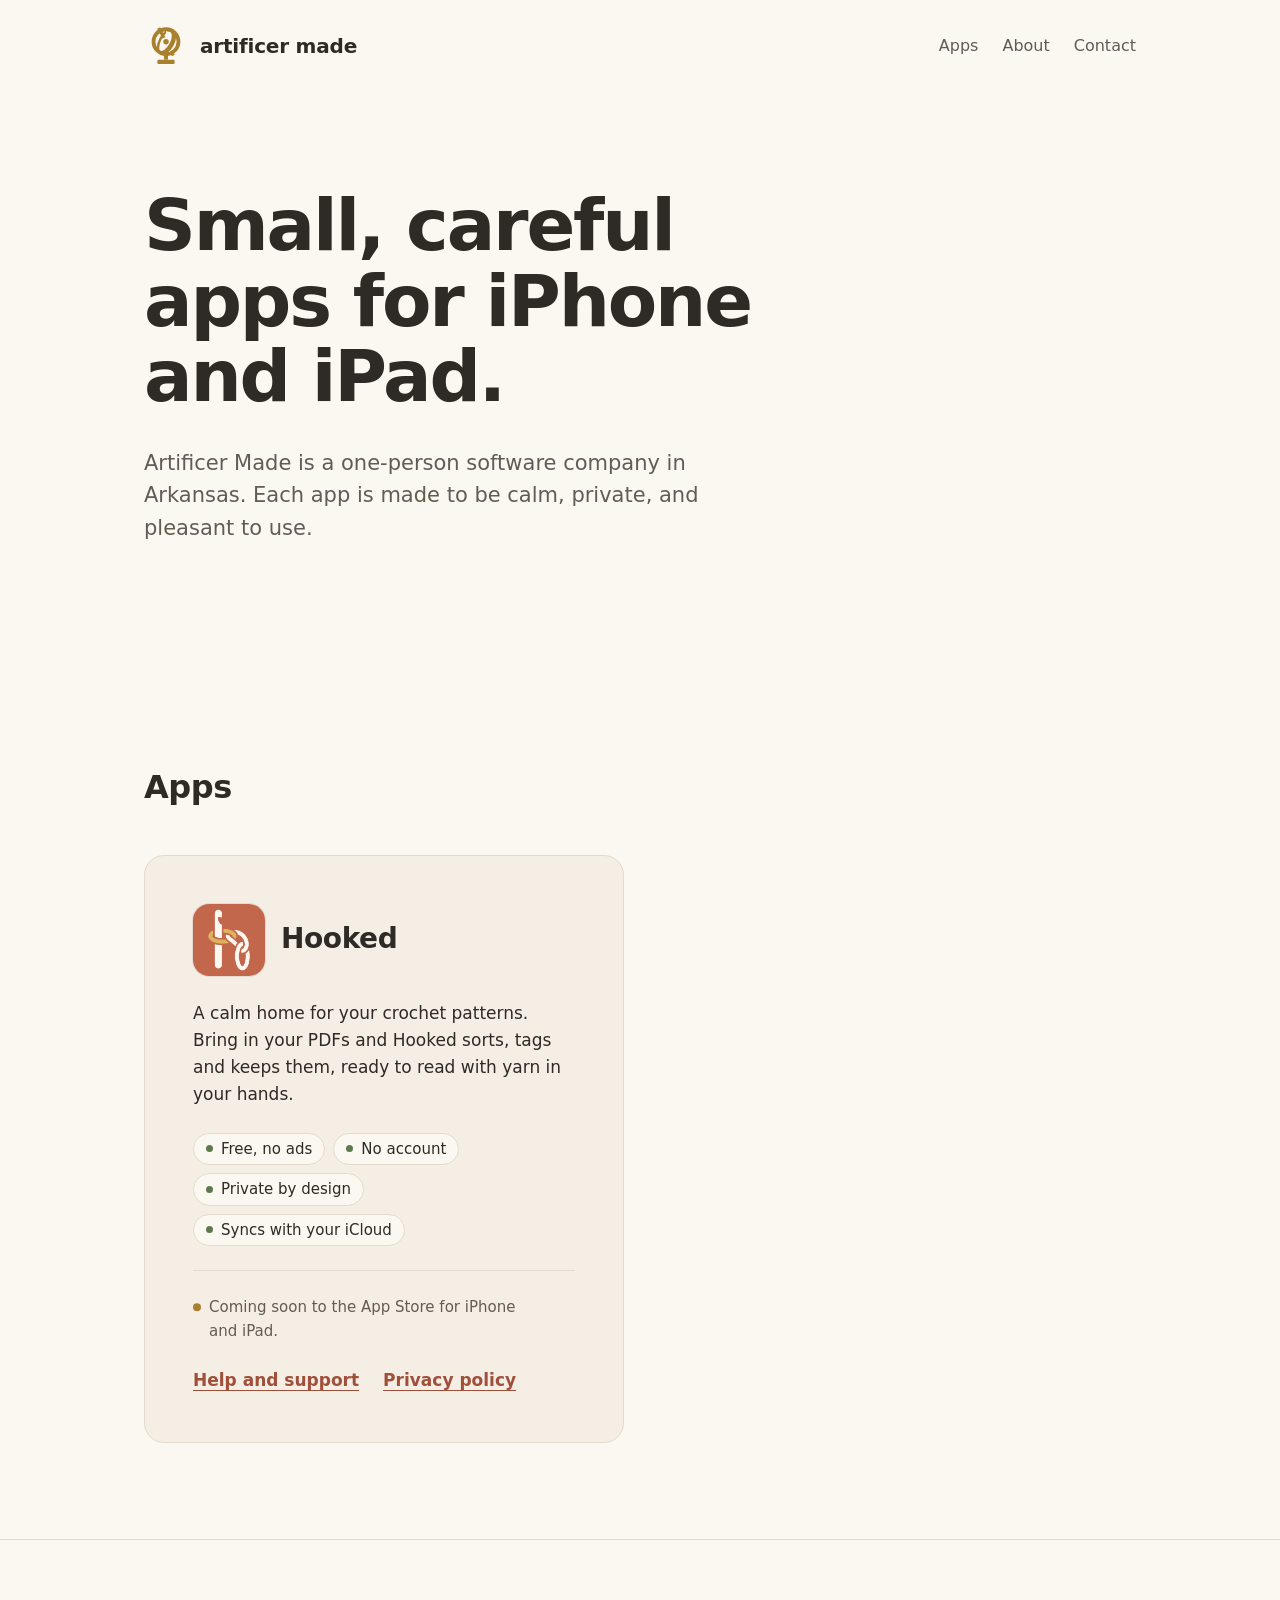
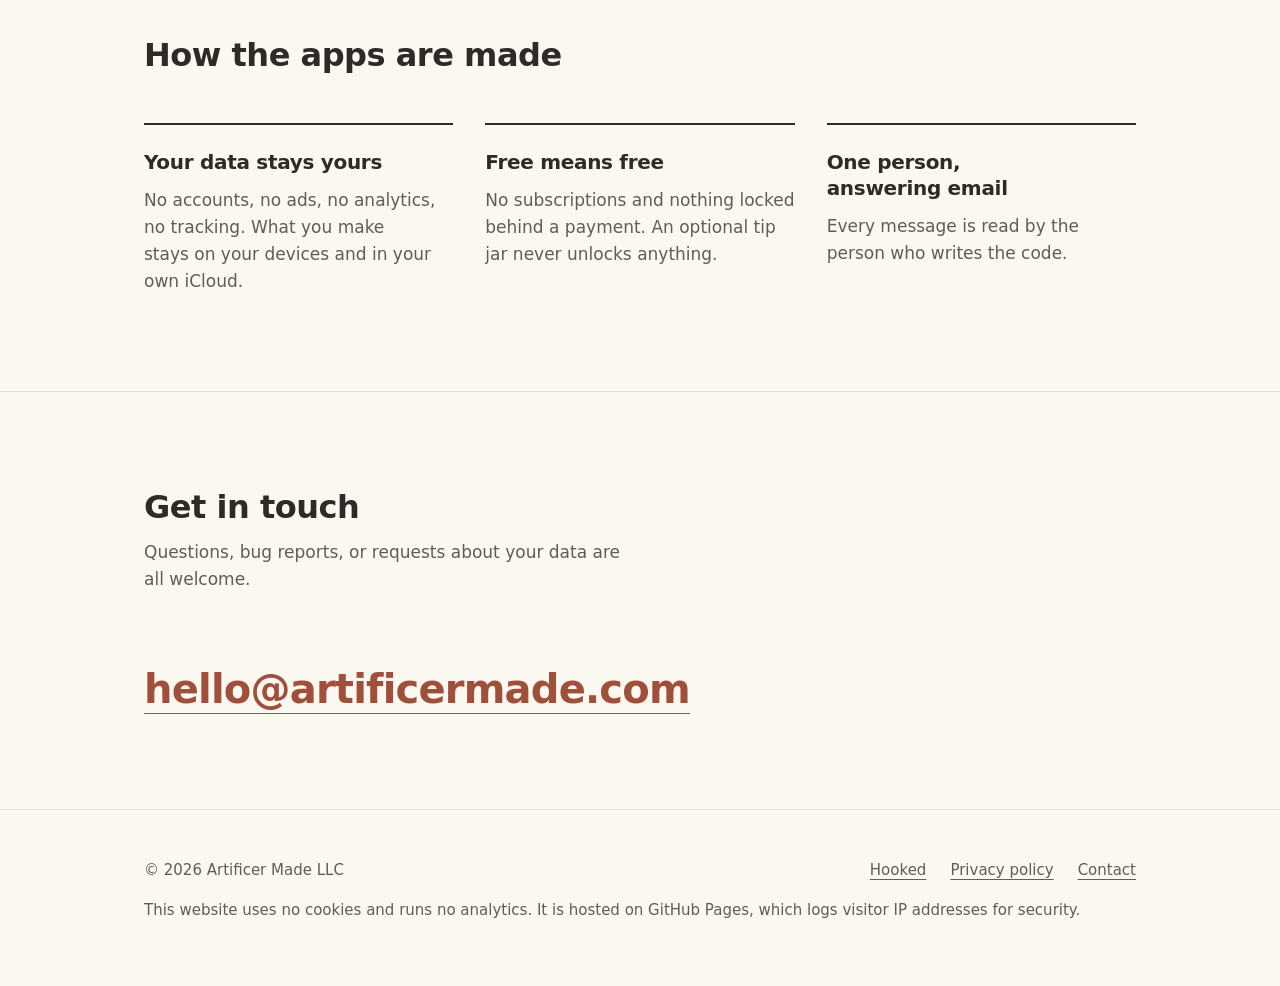
<file: index.html>
<!doctype html>
<html lang="en">
<head>
  <meta charset="utf-8">
  <meta name="viewport" content="width=device-width, initial-scale=1">
  <title>Artificer Made</title>
  <meta name="description" content="Artificer Made is a one-person software company in Arkansas. Each app is made to be calm, private, and pleasant to use.">
  <meta http-equiv="Content-Security-Policy" content="default-src 'none'; img-src 'self'; style-src 'self'; manifest-src 'self'; base-uri 'none'; form-action 'none'">
  <meta name="color-scheme" content="light dark">
  <meta name="theme-color" content="#FBF7F1" media="(prefers-color-scheme: light)">
  <meta name="theme-color" content="#1C1A17" media="(prefers-color-scheme: dark)">
  <link rel="canonical" href="https://artificermade.com/">
  <link rel="icon" href="/favicon.ico" sizes="any">
  <link rel="icon" href="/favicon.svg" type="image/svg+xml">
  <link rel="apple-touch-icon" href="/apple-touch-icon.png">
  <link rel="manifest" href="/site.webmanifest">
  <meta property="og:type" content="website">
  <meta property="og:site_name" content="Artificer Made">
  <meta property="og:title" content="Artificer Made">
  <meta property="og:description" content="Small, careful apps for iPhone and iPad, made by one person in Arkansas.">
  <meta property="og:url" content="https://artificermade.com/">
  <meta property="og:image" content="https://artificermade.com/og-image.png">
  <meta property="og:image:width" content="1200">
  <meta property="og:image:height" content="630">
  <meta property="og:image:alt" content="An armillary sphere beside the words artificer made.">
  <meta name="twitter:card" content="summary_large_image">
  <link rel="stylesheet" href="style.css">
</head>
<body class="am-home">

<!-- ===================== SHARED HEADER — start =====================
     Reuse on /hooked/ and /hooked/privacy.html. Needs /style.css
     sections 1–2. Main content on each page should be <main id="main">. -->
<a class="am-skip" href="#main">Skip to content</a>
<header class="am-header">
  <div class="am-header__inner">
    <a class="am-wordmark" href="/" aria-label="Artificer Made, home">
      <svg viewBox="0 0 1024 1024" width="32" height="32" aria-hidden="true" focusable="false"><defs><clipPath id="am-cp"><circle cx="512" cy="412" r="290"/></clipPath><mask id="am-mb" maskUnits="userSpaceOnUse" x="0" y="0" width="1024" height="1024"><rect width="1024" height="1024" fill="#fff"/><g fill="none" stroke="#000" transform="rotate(-28 512 412)"><path d="M271.58,574.17 A290 145 -34 0 0 752.42,249.83" stroke-width="184"/><circle cx="512" cy="412" r="104" fill="#000" stroke="none"/></g></mask><mask id="am-mf" maskUnits="userSpaceOnUse" x="0" y="0" width="1024" height="1024"><rect width="1024" height="1024" fill="#fff"/><path d="M271.58,574.17 A290 145 -34 0 0 752.42,249.83" fill="none" stroke="#000" stroke-width="184" transform="rotate(-28 512 412)"/></mask></defs><g fill="none" stroke="currentColor"><g fill="currentColor" stroke="none"><rect x="466" y="702" width="92" height="128"/><rect x="312" y="830" width="400" height="100" rx="24"/></g><g mask="url(#am-mb)"><path d="M512,50 V774" stroke-width="76" transform="rotate(-28 512 412)"/></g><g clip-path="url(#am-cp)"><g transform="rotate(-28 512 412)"><g mask="url(#am-mb)"><path d="M271.58,574.17 A290 145 -34 0 1 752.42,249.83" stroke-width="57.2"/></g><g mask="url(#am-mf)"></g><path d="M271.58,574.17 A290 145 -34 0 0 752.42,249.83" stroke-width="104"/></g></g><circle cx="512" cy="412" r="290" stroke-width="88"/><circle cx="512" cy="412" r="64" fill="currentColor" stroke="none"/></g></svg>
      <span>artificer made</span>
    </a>
    <nav class="am-nav" aria-label="Main">
      <ul>
        <li><a href="/#apps">Apps</a></li>
        <li><a href="/#about">About</a></li>
        <li><a href="/#contact">Contact</a></li>
      </ul>
    </nav>
  </div>
</header>
<!-- ===================== SHARED HEADER — end ======================= -->

<main id="main" tabindex="-1">

  <section class="am-hero" aria-labelledby="hero-title">
    <div class="am-wrap">
      <h1 id="hero-title">Small, careful apps for iPhone and iPad.</h1>
      <p>Artificer Made is a one-person software company in Arkansas. Each app is made to be calm, private, and pleasant to use.</p>
    </div>
  </section>

  <section class="am-section" id="apps" aria-labelledby="apps-title">
    <div class="am-wrap">
      <div class="am-section__head">
        <h2 id="apps-title">Apps</h2>
      </div>

      <!-- Add a second app as another <li class="am-app"> — the grid makes room. -->
      <ul class="am-apps">
        <li class="am-app">
          <div class="am-app__id">
            <picture>
              <source srcset="assets/hooked-icon-dark.png" media="(prefers-color-scheme: dark)">
              <img class="am-app__icon" src="assets/hooked-icon.png" width="72" height="72" alt="Hooked app icon">
            </picture>
            <h3>Hooked</h3>
          </div>
          <p class="am-app__line">A calm home for your crochet patterns. Bring in your PDFs and Hooked sorts, tags and keeps them, ready to read with yarn in your hands.</p>
          <ul class="am-facts" aria-label="About Hooked">
            <li>Free, no ads</li>
            <li>No account</li>
            <li>Private by design</li>
            <li>Syncs with your iCloud</li>
          </ul>
          <p class="am-app__status">Coming soon to the App Store for iPhone and iPad.</p>
          <ul class="am-app__links">
            <li><a href="/hooked/">Help and support</a></li>
            <li><a href="/hooked/privacy.html">Privacy policy</a></li>
          </ul>
        </li>
      </ul>
    </div>
  </section>

  <section class="am-section" id="about" aria-labelledby="about-title">
    <div class="am-wrap">
      <div class="am-section__head">
        <h2 id="about-title">How the apps are made</h2>
      </div>
      <ul class="am-principles">
        <li>
          <h3>Your data stays yours</h3>
          <p>No accounts, no ads, no analytics, no tracking. What you make stays on your devices and in your own iCloud.</p>
        </li>
        <li>
          <h3>Free means free</h3>
          <p>No subscriptions and nothing locked behind a payment. An optional tip jar never unlocks anything.</p>
        </li>
        <li>
          <h3>One person, answering email</h3>
          <p>Every message is read by the person who writes the code.</p>
        </li>
      </ul>
    </div>
  </section>

  <section class="am-section am-contact" id="contact" aria-labelledby="contact-title">
    <div class="am-wrap">
      <div class="am-section__head">
        <h2 id="contact-title">Get in touch</h2>
        <p>Questions, bug reports, or requests about your data are all welcome.</p>
      </div>
      <a class="am-email" href="mailto:hello@artificermade.com">hello@artificermade.com</a>
    </div>
  </section>

</main>

<!-- ===================== SHARED FOOTER — start ===================== -->
<footer class="am-footer">
  <div class="am-footer__inner">
    <div class="am-footer__top">
      <p>&copy; 2026 Artificer Made LLC</p>
      <nav aria-label="Footer">
        <ul>
          <li><a href="/hooked/">Hooked</a></li>
          <li><a href="/hooked/privacy.html">Privacy policy</a></li>
          <li><a href="/#contact">Contact</a></li>
        </ul>
      </nav>
    </div>
    <p>This website uses no cookies and runs no analytics. It is hosted on GitHub Pages, which logs visitor IP addresses for security.</p>
  </div>
</footer>
<!-- ===================== SHARED FOOTER — end ======================= -->

</body>
</html>
</file>
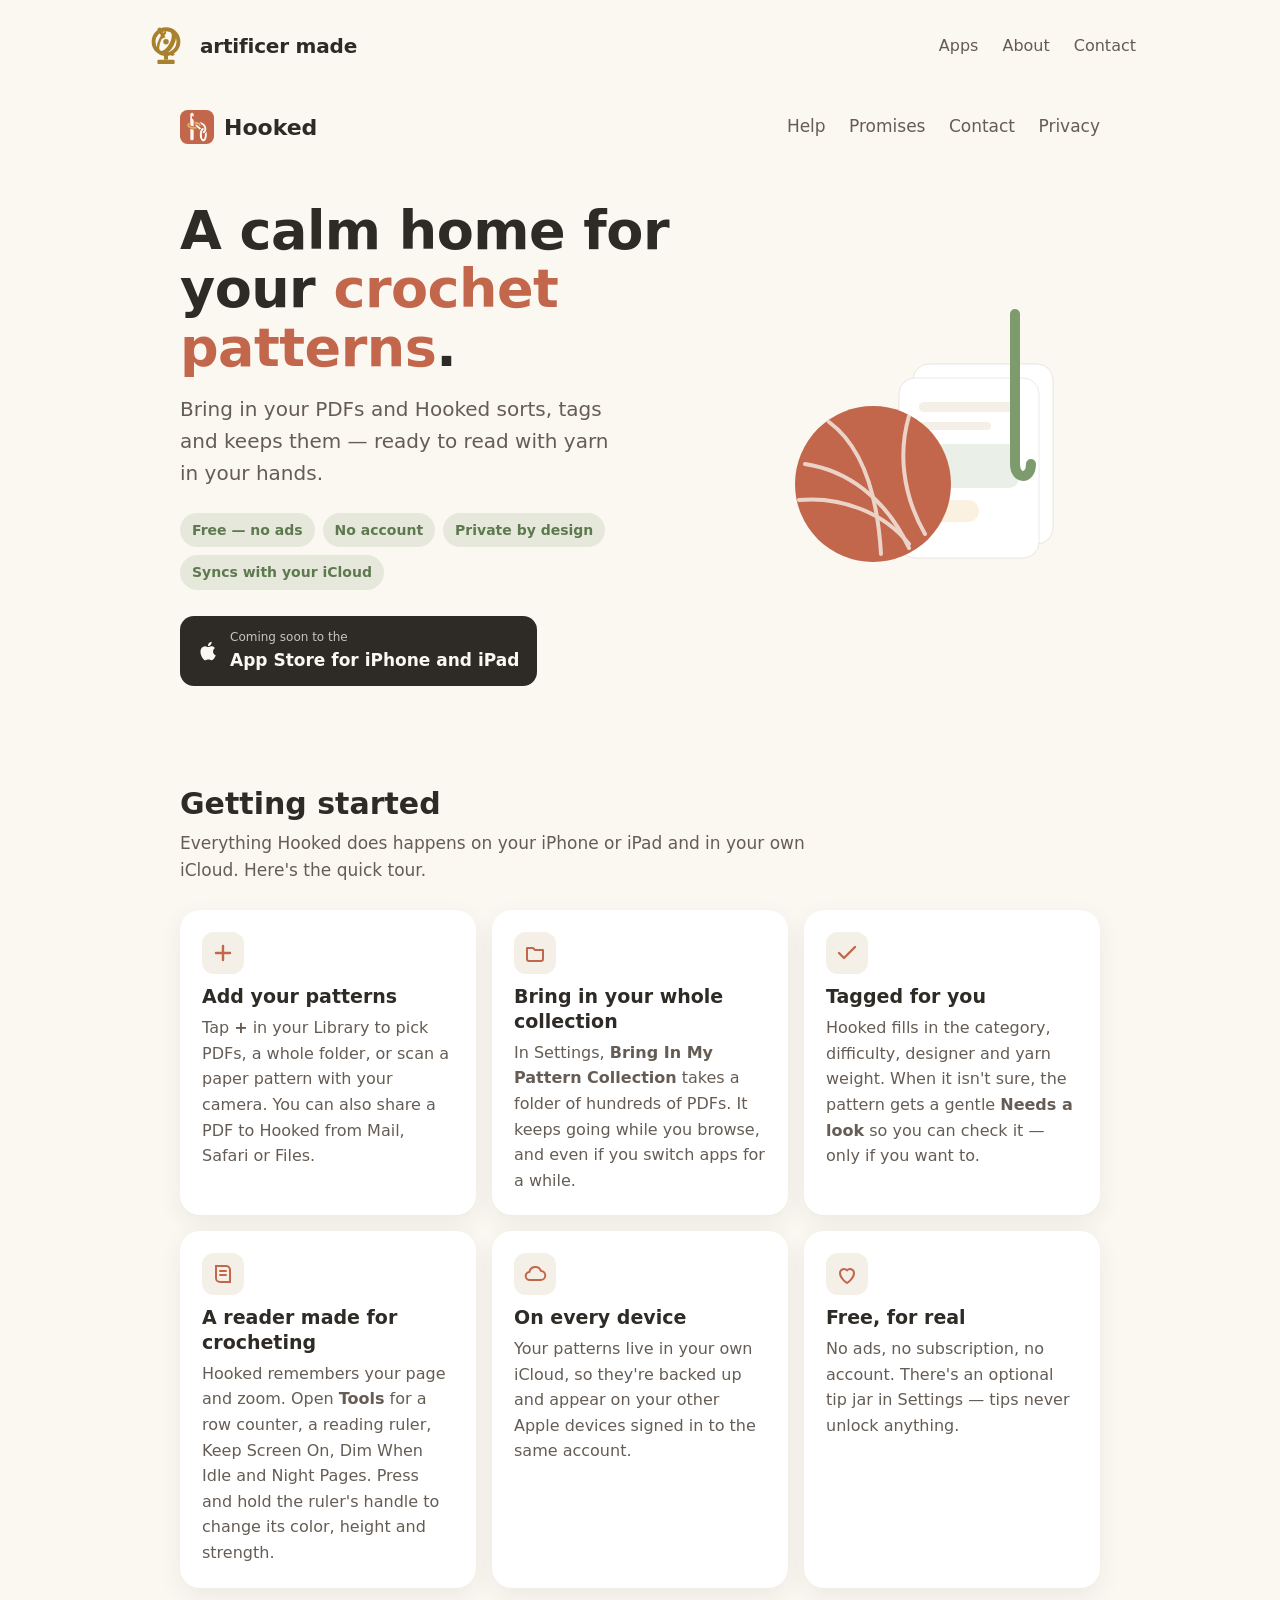
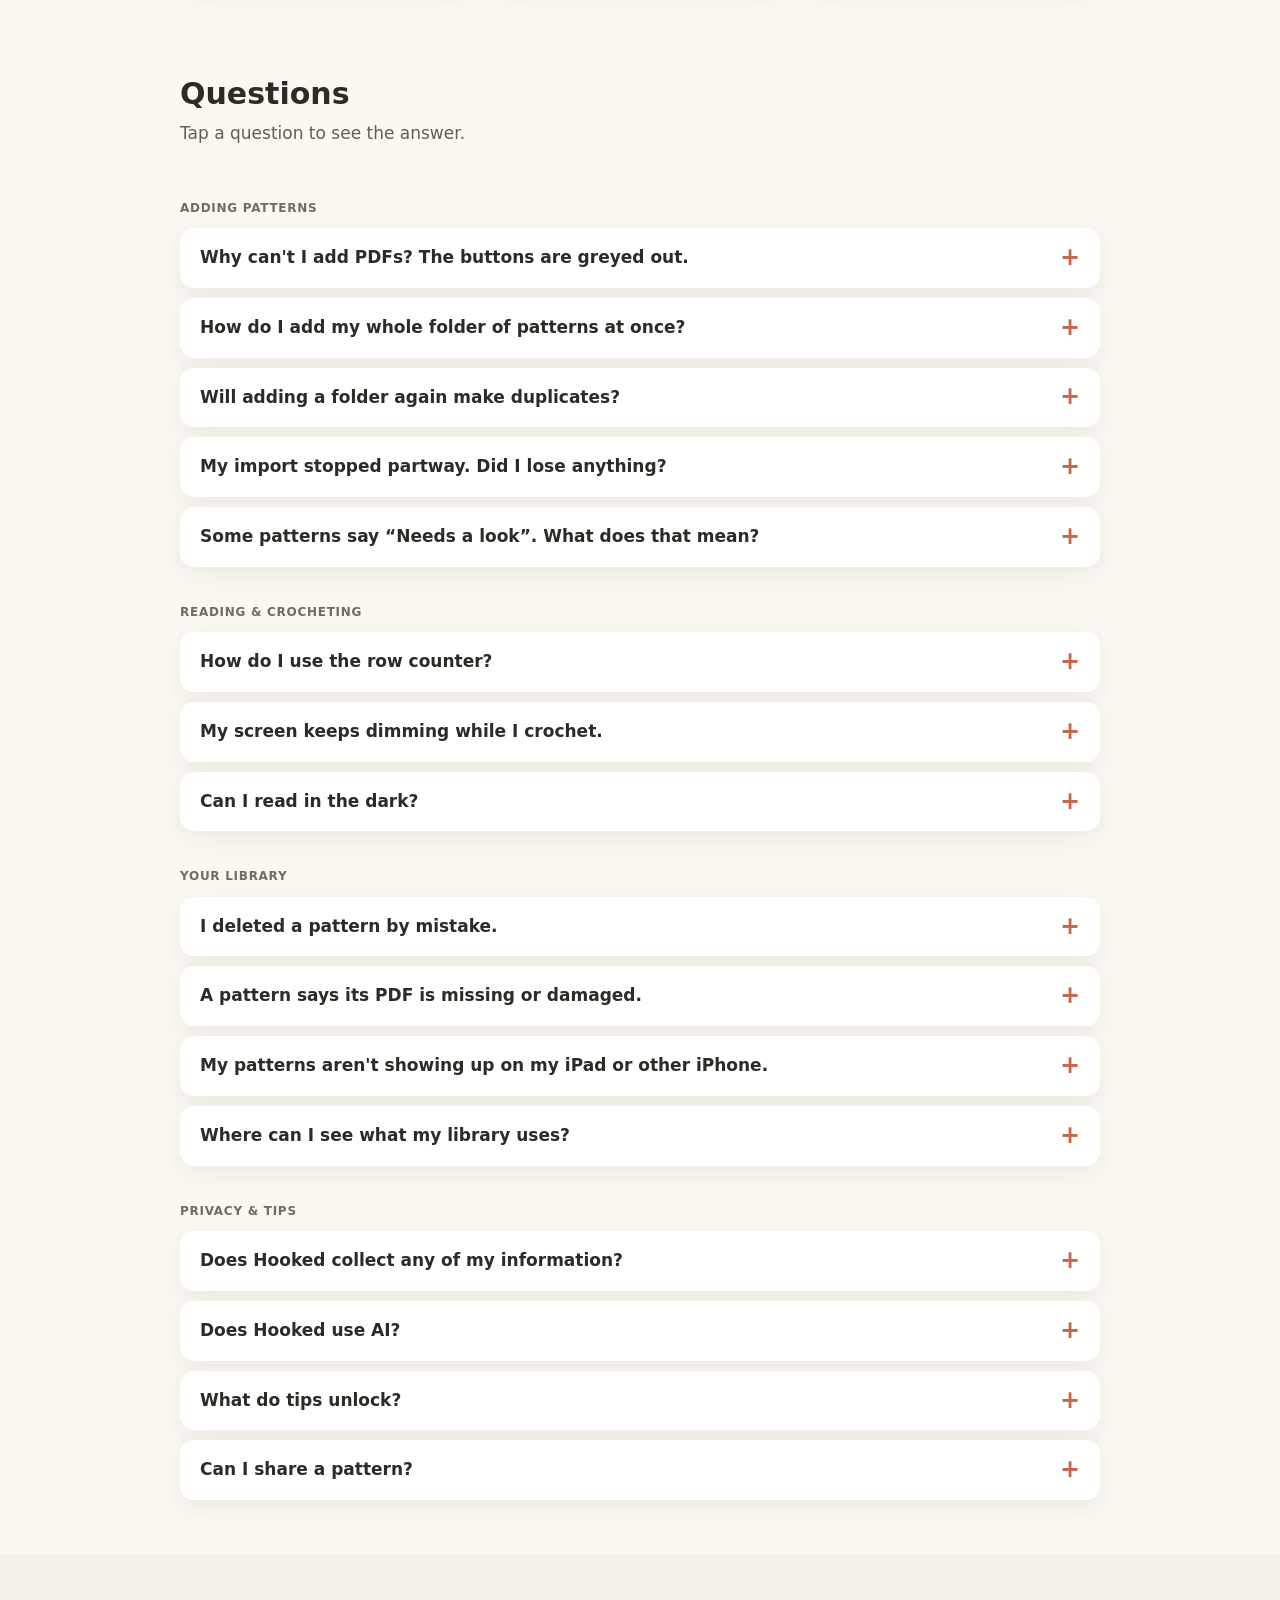
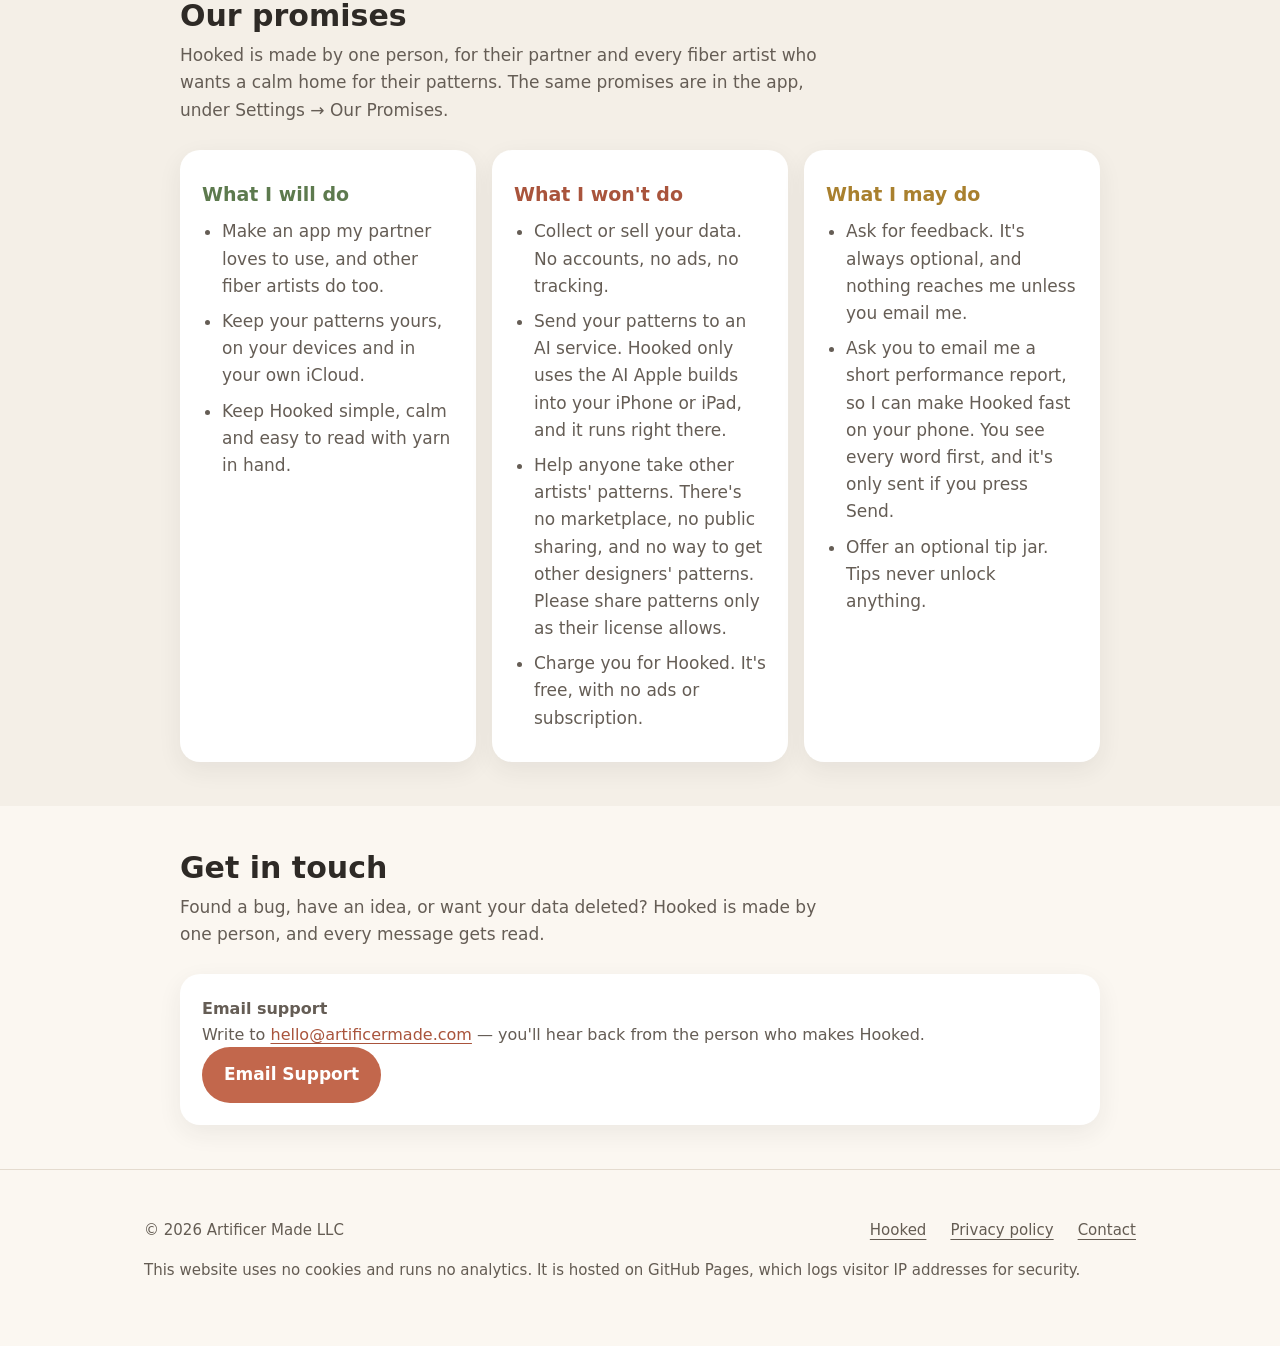
<file: hooked/index.html>
<!doctype html>
<html lang="en">
<head>
<meta charset="utf-8">
<meta name="viewport" content="width=device-width, initial-scale=1">
<title>Hooked — Help &amp; Support</title>
<meta name="description" content="Help for Hooked, a calm home for your crochet patterns: adding PDFs, iCloud, the reader and row counter, privacy, and how to reach the maker.">
<meta http-equiv="Content-Security-Policy" content="default-src 'none'; img-src 'self'; style-src 'self'; manifest-src 'self'; base-uri 'none'; form-action 'none'">
<meta name="color-scheme" content="light dark">
<meta name="theme-color" content="#FBF7F1" media="(prefers-color-scheme: light)">
<meta name="theme-color" content="#1C1A17" media="(prefers-color-scheme: dark)">
<link rel="icon" href="icon.png">
<link rel="apple-touch-icon" href="icon.png">
<link rel="stylesheet" href="/style.css">
<link rel="stylesheet" href="style.css">
</head>
<body>
<!-- ===================== SHARED HEADER — start =====================
     Reuse on /hooked/ and /hooked/privacy.html. Needs /style.css
     sections 1–2. Main content on each page should be <main id="main">. -->
<a class="am-skip" href="#main">Skip to content</a>
<header class="am-header">
  <div class="am-header__inner">
    <a class="am-wordmark" href="/" aria-label="Artificer Made, home">
      <svg viewBox="0 0 1024 1024" width="32" height="32" aria-hidden="true" focusable="false"><defs><clipPath id="am-cp"><circle cx="512" cy="412" r="290"/></clipPath><mask id="am-mb" maskUnits="userSpaceOnUse" x="0" y="0" width="1024" height="1024"><rect width="1024" height="1024" fill="#fff"/><g fill="none" stroke="#000" transform="rotate(-28 512 412)"><path d="M271.58,574.17 A290 145 -34 0 0 752.42,249.83" stroke-width="184"/><circle cx="512" cy="412" r="104" fill="#000" stroke="none"/></g></mask><mask id="am-mf" maskUnits="userSpaceOnUse" x="0" y="0" width="1024" height="1024"><rect width="1024" height="1024" fill="#fff"/><path d="M271.58,574.17 A290 145 -34 0 0 752.42,249.83" fill="none" stroke="#000" stroke-width="184" transform="rotate(-28 512 412)"/></mask></defs><g fill="none" stroke="currentColor"><g fill="currentColor" stroke="none"><rect x="466" y="702" width="92" height="128"/><rect x="312" y="830" width="400" height="100" rx="24"/></g><g mask="url(#am-mb)"><path d="M512,50 V774" stroke-width="76" transform="rotate(-28 512 412)"/></g><g clip-path="url(#am-cp)"><g transform="rotate(-28 512 412)"><g mask="url(#am-mb)"><path d="M271.58,574.17 A290 145 -34 0 1 752.42,249.83" stroke-width="57.2"/></g><g mask="url(#am-mf)"></g><path d="M271.58,574.17 A290 145 -34 0 0 752.42,249.83" stroke-width="104"/></g></g><circle cx="512" cy="412" r="290" stroke-width="88"/><circle cx="512" cy="412" r="64" fill="currentColor" stroke="none"/></g></svg>
      <span>artificer made</span>
    </a>
    <nav class="am-nav" aria-label="Main">
      <ul>
        <li><a href="/#apps">Apps</a></li>
        <li><a href="/#about">About</a></li>
        <li><a href="/#contact">Contact</a></li>
      </ul>
    </nav>
  </div>
</header>
<!-- ===================== SHARED HEADER — end ======================= -->

<header class="site">
  <div class="wrap">
    <a class="brand" href="./" aria-label="Hooked home">
      <img src="icon.png" alt="" width="34" height="34">
      Hooked
    </a>
    <nav class="site" aria-label="Page">
      <a href="#help">Help</a>
      <a class="wide" href="#promises">Promises</a>
      <a class="wide" href="#contact">Contact</a>
      <a href="privacy.html">Privacy</a>
    </nav>
  </div>
</header>

<main id="main" tabindex="-1">
  <section class="hero" aria-labelledby="hero-title">
    <div class="wrap">
      <div>
        <h1 id="hero-title">A calm home for your <em>crochet patterns</em>.</h1>
        <p class="lede">Bring in your PDFs and Hooked sorts, tags and keeps them — ready to read with yarn in your hands.</p>
        <ul class="pills" aria-label="At a glance">
          <li>Free — no ads</li><li>No account</li><li>Private by design</li><li>Syncs with your iCloud</li>
        </ul>
        <a class="badge" href="#contact" aria-label="Coming soon to the App Store for iPhone and iPad">
          <svg width="22" height="22" viewBox="0 0 24 24" aria-hidden="true"><path fill="currentColor" d="M16.4 12.6c0-2.5 2-3.7 2.1-3.8-1.2-1.7-3-1.9-3.6-2-1.5-.2-3 .9-3.8.9-.8 0-2-.9-3.3-.9-1.7 0-3.3 1-4.2 2.5-1.8 3.1-.5 7.7 1.3 10.2.9 1.2 1.9 2.6 3.2 2.6 1.3-.1 1.8-.8 3.3-.8 1.6 0 2 .8 3.4.8 1.4 0 2.3-1.3 3.1-2.5 1-1.4 1.4-2.8 1.4-2.9-.1 0-2.9-1.1-2.9-4.1zM13.9 5.2c.7-.8 1.2-2 1-3.2-1 .1-2.2.7-3 1.5-.6.7-1.2 1.9-1 3.1 1.1.1 2.3-.6 3-1.4z"/></svg>
          <span><small>Coming soon to the</small>App Store for iPhone and iPad</span>
        </a>
      </div>
      <svg class="hero-art" viewBox="0 0 320 300" role="img" aria-label="A ball of yarn beside a crochet hook and a stack of patterns">
        <rect x="150" y="70" width="140" height="180" rx="16" fill="var(--card)" stroke="var(--line)"/>
        <rect x="136" y="84" width="140" height="180" rx="16" fill="var(--card)" stroke="var(--line)"/>
        <rect x="156" y="108" width="96" height="10" rx="5" fill="var(--grouped)"/>
        <rect x="156" y="128" width="72" height="8" rx="4" fill="var(--grouped)"/>
        <rect x="156" y="150" width="100" height="44" rx="10" fill="var(--sage-bg)"/>
        <rect x="156" y="206" width="60" height="22" rx="11" fill="var(--mustard-bg)"/>
        <circle cx="110" cy="190" r="78" fill="#C2674C"/>
        <g stroke="#FBF7F1" stroke-width="4" fill="none" stroke-linecap="round" opacity=".75">
          <path d="M42 170c40 6 80 32 104 84"/><path d="M36 206c44-4 86 14 110 44"/><path d="M66 128c30 22 48 64 52 132"/><path d="M146 122c-10 34-8 76 16 118"/>
        </g>
        <path d="M252 20v150c0 16 16 16 16 0" stroke="#7E9B6E" stroke-width="10" fill="none" stroke-linecap="round"/>
      </svg>
    </div>
  </section>

  <section id="help" aria-labelledby="help-title">
    <div class="wrap">
      <h2 id="help-title">Getting started</h2>
      <p class="sub">Everything Hooked does happens on your iPhone or iPad and in your own iCloud. Here's the quick tour.</p>
      <div class="grid">
        <article class="card">
          <div class="icon"><svg viewBox="0 0 24 24" aria-hidden="true"><path d="M12 5v14M5 12h14" stroke="currentColor" stroke-width="2.4" stroke-linecap="round"/></svg></div>
          <h3>Add your patterns</h3>
          <p>Tap <strong>+</strong> in your Library to pick PDFs, a whole folder, or scan a paper pattern with your camera. You can also share a PDF to Hooked from Mail, Safari or Files.</p>
        </article>
        <article class="card">
          <div class="icon"><svg viewBox="0 0 24 24" aria-hidden="true"><path d="M4 7h6l2 2h8v9a2 2 0 0 1-2 2H6a2 2 0 0 1-2-2z" stroke="currentColor" stroke-width="2" fill="none" stroke-linejoin="round"/></svg></div>
          <h3>Bring in your whole collection</h3>
          <p>In Settings, <strong>Bring In My Pattern Collection</strong> takes a folder of hundreds of PDFs. It keeps going while you browse, and even if you switch apps for a while.</p>
        </article>
        <article class="card">
          <div class="icon"><svg viewBox="0 0 24 24" aria-hidden="true"><path d="M4 12l5 5L20 6" stroke="currentColor" stroke-width="2.4" fill="none" stroke-linecap="round" stroke-linejoin="round"/></svg></div>
          <h3>Tagged for you</h3>
          <p>Hooked fills in the category, difficulty, designer and yarn weight. When it isn't sure, the pattern gets a gentle <strong>Needs a look</strong> so you can check it — only if you want to.</p>
        </article>
        <article class="card">
          <div class="icon"><svg viewBox="0 0 24 24" aria-hidden="true"><path d="M5 4h10a4 4 0 0 1 4 4v12H9a4 4 0 0 1-4-4z" stroke="currentColor" stroke-width="2" fill="none"/><path d="M9 9h6M9 13h6" stroke="currentColor" stroke-width="2" stroke-linecap="round"/></svg></div>
          <h3>A reader made for crocheting</h3>
          <p>Hooked remembers your page and zoom. Open <strong>Tools</strong> for a row counter, a reading ruler, Keep Screen On, Dim When Idle and Night Pages. Press and hold the ruler's handle to change its color, height and strength.</p>
        </article>
        <article class="card">
          <div class="icon"><svg viewBox="0 0 24 24" aria-hidden="true"><path d="M7 18a4 4 0 0 1-.6-8A6 6 0 0 1 18 9a4.5 4.5 0 0 1-.5 9z" stroke="currentColor" stroke-width="2" fill="none" stroke-linejoin="round"/></svg></div>
          <h3>On every device</h3>
          <p>Your patterns live in your own iCloud, so they're backed up and appear on your other Apple devices signed in to the same account.</p>
        </article>
        <article class="card">
          <div class="icon"><svg viewBox="0 0 24 24" aria-hidden="true"><path d="M12 21s-7-4.4-7-10a4 4 0 0 1 7-2.6A4 4 0 0 1 19 11c0 5.6-7 10-7 10z" stroke="currentColor" stroke-width="2" fill="none" stroke-linejoin="round"/></svg></div>
          <h3>Free, for real</h3>
          <p>No ads, no subscription, no account. There's an optional tip jar in Settings — tips never unlock anything.</p>
        </article>
      </div>
    </div>
  </section>

  <section class="faq" aria-labelledby="faq-title">
    <div class="wrap">
      <h2 id="faq-title">Questions</h2>
      <p class="sub">Tap a question to see the answer.</p>

      <span class="tag-q">Adding patterns</span>
      <details><summary>Why can't I add PDFs? The buttons are greyed out.</summary>
        <div class="a"><p>Hooked keeps your patterns in your iCloud, so you need to be signed in. Open the <strong>Settings</strong> app on your iPhone or iPad and tap <strong>Sign in</strong> at the top (or your name, then <strong>iCloud</strong>, and make sure <strong>iCloud Drive</strong> is on). Come back to Hooked and the buttons turn on by themselves.</p>
        <p>You can still add a pattern by hand with <strong>Add manually</strong> in the meantime.</p></div></details>
      <details><summary>How do I add my whole folder of patterns at once?</summary>
        <div class="a"><p>Tap <strong>+</strong> → <strong>Add a whole folder</strong>, or use <strong>Settings → Bring In My Pattern Collection</strong>. Every PDF inside the folder (and its sub-folders) comes in. Tap <strong>Keep Using Hooked</strong> to browse while it works — a little note above the tab bar shows the progress.</p></div></details>
      <details><summary>Will adding a folder again make duplicates?</summary>
        <div class="a"><p>No. Before anything is added, Hooked checks which patterns you already have and offers to skip them — nothing is downloaded twice. Exact copies are always caught, and “printer friendly” versions are kept with their pattern instead of cluttering your library.</p></div></details>
      <details><summary>My import stopped partway. Did I lose anything?</summary>
        <div class="a"><p>No — every pattern is saved the moment it's done. Just add the same files or folder again; Hooked skips the ones already in your library and adds the rest.</p></div></details>
      <details><summary>Some patterns say “Needs a look”. What does that mean?</summary>
        <div class="a"><p>Hooked wasn't completely sure about a detail, like the designer or difficulty. The pattern is already saved — you can check it from the Library's <strong>Needs a look</strong> filter whenever you like, or ignore it.</p></div></details>

      <span class="tag-q">Reading &amp; crocheting</span>
      <details><summary>How do I use the row counter?</summary>
        <div class="a"><p>Open a pattern, tap <strong>Tools</strong> and turn on <strong>Row Counter</strong>. Tap <kbd>+</kbd> and <kbd>−</kbd>; drag the counter anywhere on the page. Press and hold the number to reset it. Each pattern remembers its own count.</p></div></details>
      <details><summary>My screen keeps dimming while I crochet.</summary>
        <div class="a"><p>That's <strong>Dim When Idle</strong>: with <strong>Keep Screen On</strong>, Hooked lowers the brightness after 2 minutes without a touch to save your battery. Touch the screen to brighten it, or turn it off in <strong>Tools</strong>.</p></div></details>
      <details><summary>Can I read in the dark?</summary>
        <div class="a"><p>Yes — <strong>Tools → Night Pages</strong> darkens the page. (Photos in the pattern will look inverted while it's on.)</p></div></details>

      <span class="tag-q">Your library</span>
      <details><summary>I deleted a pattern by mistake.</summary>
        <div class="a"><p>Tap <strong>Undo</strong> right away — it stays on screen for a few seconds after you delete. If it's gone, add the PDF again.</p></div></details>
      <details><summary>A pattern says its PDF is missing or damaged.</summary>
        <div class="a"><p>Its details are safe. Add the original PDF again with <strong>+</strong> — Hooked recognizes it and repairs the pattern instead of adding a copy.</p></div></details>
      <details><summary>My patterns aren't showing up on my iPad or other iPhone.</summary>
        <div class="a"><p>Make sure both devices are signed in to the same Apple Account with iCloud Drive on, and open Hooked on each one. Big libraries can take a little while to arrive the first time.</p></div></details>
      <details><summary>Where can I see what my library uses?</summary>
        <div class="a"><p><strong>Settings → iCloud Sync</strong> shows whether sync is on and how much space your patterns take.</p></div></details>

      <span class="tag-q">Privacy &amp; tips</span>
      <details><summary>Does Hooked collect any of my information?</summary>
        <div class="a"><p>No. There are no accounts, ads, analytics or tracking, and Hooked has no server. Automatic tagging happens on your device. Read the full <a href="privacy.html">privacy policy</a>.</p></div></details>
      <details><summary>Does Hooked use AI?</summary>
        <div class="a"><p>Only the AI Apple builds into your iPhone or iPad. It suggests titles and tags, helps search, and reads the pages you scan, all on your device. Your patterns are never sent to an AI service or used to train one. Read the full <a href="privacy.html">privacy policy</a>.</p></div></details>
      <details><summary>What do tips unlock?</summary>
        <div class="a"><p>Nothing — Hooked is free and everything in it stays free. Tips are an optional thank-you to the one person who makes it. Apple handles payments and refund requests (<a href="https://reportaproblem.apple.com">reportaproblem.apple.com</a>).</p></div></details>
      <details><summary>Can I share a pattern?</summary>
        <div class="a"><p>You can send a pattern's PDF to print it, save it to Files or send it to your own devices. Please share designers' patterns only as their license allows — Hooked has no public sharing or marketplace.</p></div></details>
    </div>
  </section>

  <section id="promises" class="promises" aria-labelledby="promises-title">
    <div class="wrap">
      <h2 id="promises-title">Our promises</h2>
      <p class="sub">Hooked is made by one person, for their partner and every fiber artist who wants a calm home for their patterns. The same promises are in the app, under Settings → Our Promises.</p>
      <div class="grid"><article class="card promise will"><h3>What I will do</h3><ul><li>Make an app my partner loves to use, and other fiber artists do too.</li><li>Keep your patterns yours, on your devices and in your own iCloud.</li><li>Keep Hooked simple, calm and easy to read with yarn in hand.</li></ul></article><article class="card promise wont"><h3>What I won&#x27;t do</h3><ul><li>Collect or sell your data. No accounts, no ads, no tracking.</li><li>Send your patterns to an AI service. Hooked only uses the AI Apple builds into your iPhone or iPad, and it runs right there.</li><li>Help anyone take other artists&#x27; patterns. There&#x27;s no marketplace, no public sharing, and no way to get other designers&#x27; patterns. Please share patterns only as their license allows.</li><li>Charge you for Hooked. It&#x27;s free, with no ads or subscription.</li></ul></article><article class="card promise may"><h3>What I may do</h3><ul><li>Ask for feedback. It&#x27;s always optional, and nothing reaches me unless you email me.</li><li>Ask you to email me a short performance report, so I can make Hooked fast on your phone. You see every word first, and it&#x27;s only sent if you press Send.</li><li>Offer an optional tip jar. Tips never unlock anything.</li></ul></article></div>
    </div>
  </section>

  <section id="contact" class="contact" aria-labelledby="contact-title">
    <div class="wrap">
      <h2 id="contact-title">Get in touch</h2>
      <p class="sub">Found a bug, have an idea, or want your data deleted? Hooked is made by one person, and every message gets read.</p>
      <div class="card">
        <div>
          <p class="contact-label"><strong>Email support</strong></p>
          <p class="contact-line">Write to <a href="mailto:hello@artificermade.com">hello@artificermade.com</a> — you'll hear back from the person who makes Hooked.</p><a class="btn" href="mailto:hello@artificermade.com?subject=Hooked%20help">Email Support</a>
        </div>
      </div>
    </div>
  </section>
</main>

<!-- ===================== SHARED FOOTER — start ===================== -->
<footer class="am-footer">
  <div class="am-footer__inner">
    <div class="am-footer__top">
      <p>&copy; 2026 Artificer Made LLC</p>
      <nav aria-label="Footer">
        <ul>
          <li><a href="/hooked/">Hooked</a></li>
          <li><a href="/hooked/privacy.html">Privacy policy</a></li>
          <li><a href="/#contact">Contact</a></li>
        </ul>
      </nav>
    </div>
    <p>This website uses no cookies and runs no analytics. It is hosted on GitHub Pages, which logs visitor IP addresses for security.</p>
  </div>
</footer>
<!-- ===================== SHARED FOOTER — end ======================= -->
</body>
</html>
</file>
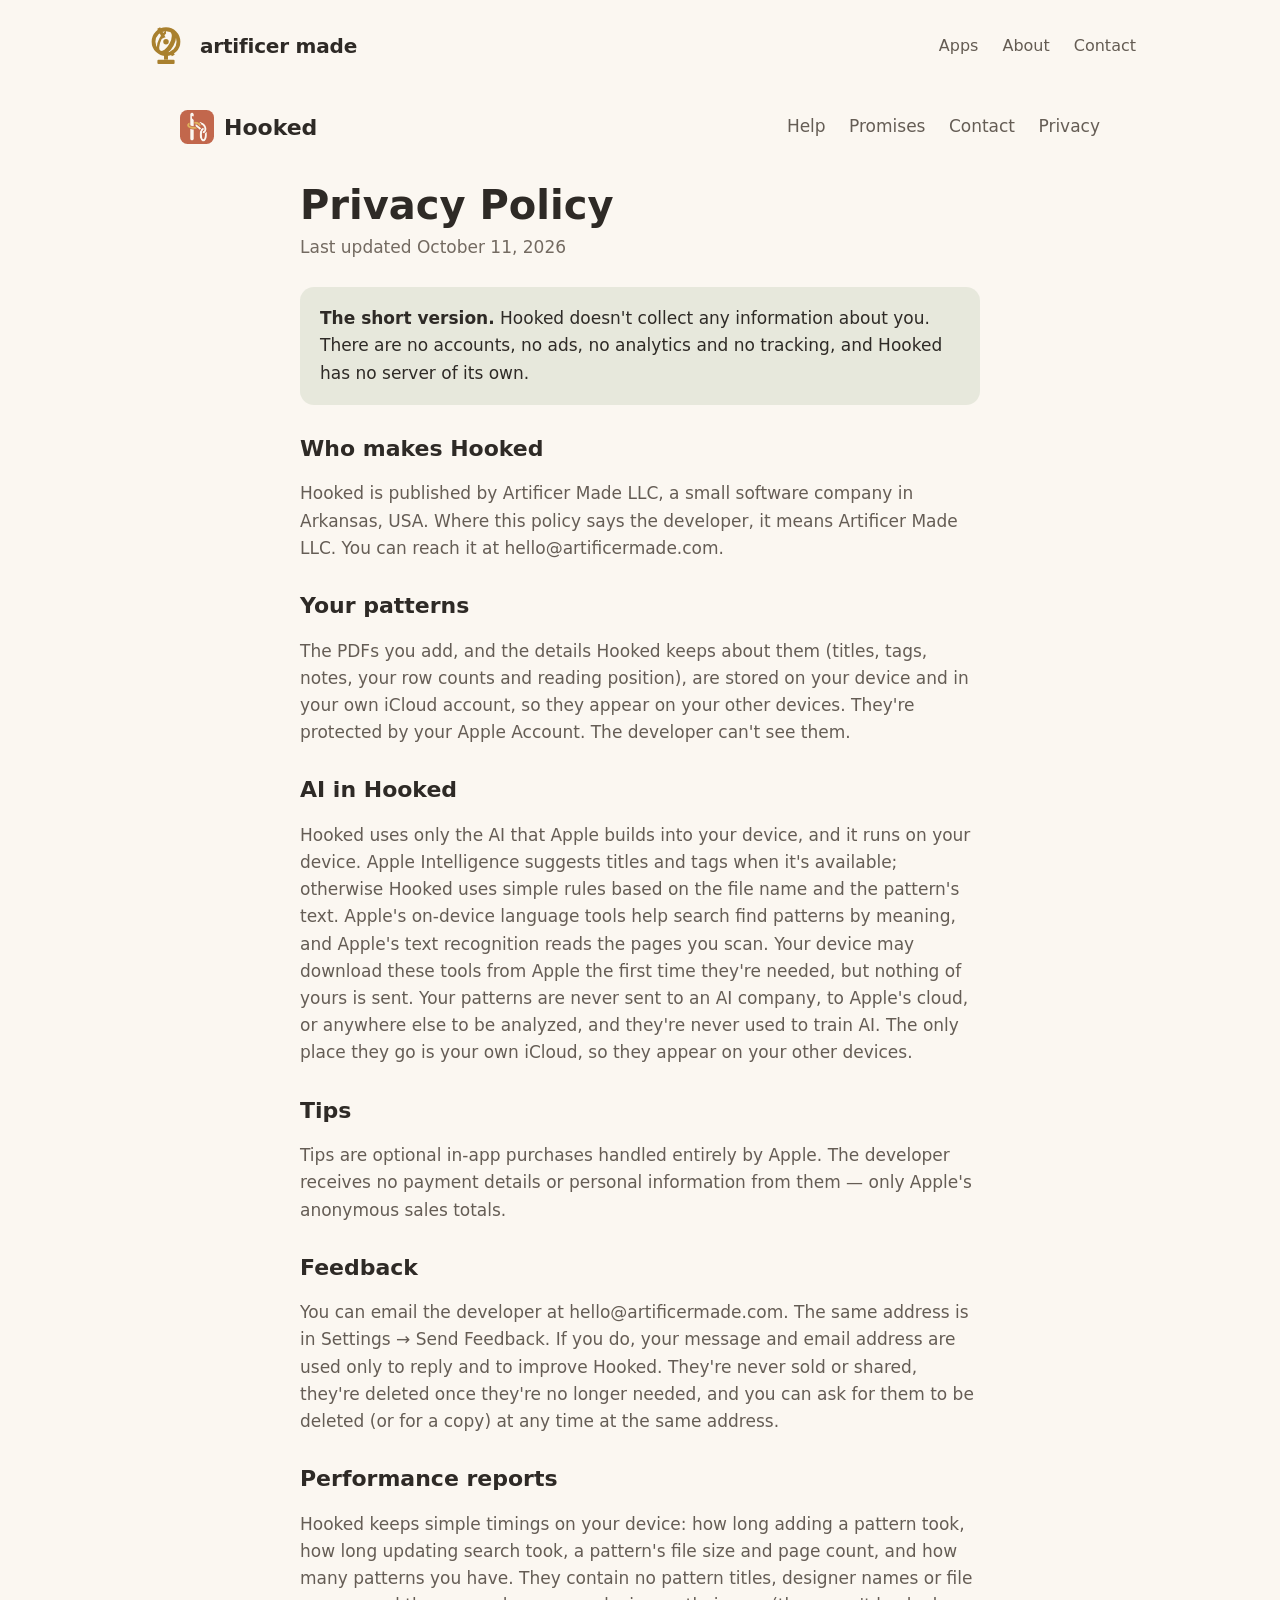
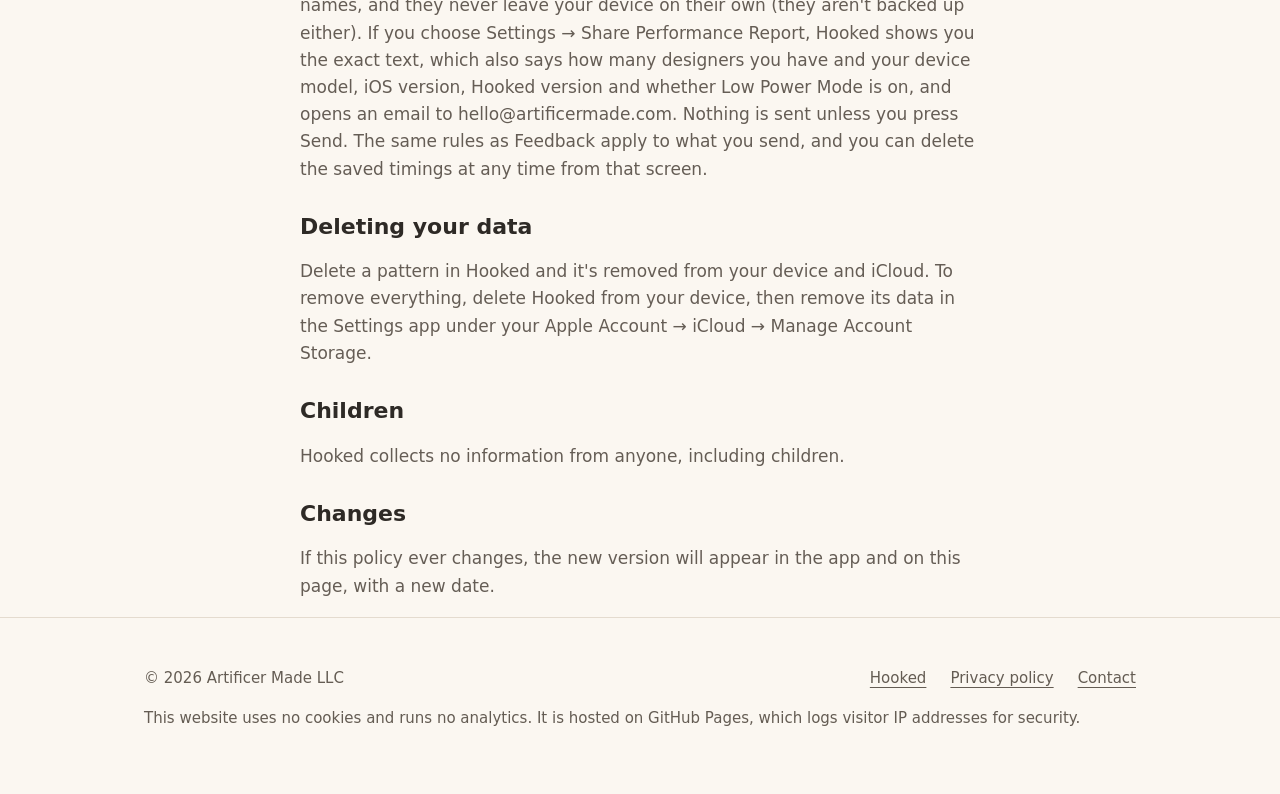
<file: hooked/privacy.html>
<!doctype html>
<html lang="en">
<head>
<meta charset="utf-8">
<meta name="viewport" content="width=device-width, initial-scale=1">
<title>Hooked — Privacy Policy</title>
<meta name="description" content="Help for Hooked, a calm home for your crochet patterns: adding PDFs, iCloud, the reader and row counter, privacy, and how to reach the maker.">
<meta http-equiv="Content-Security-Policy" content="default-src 'none'; img-src 'self'; style-src 'self'; manifest-src 'self'; base-uri 'none'; form-action 'none'">
<meta name="color-scheme" content="light dark">
<meta name="theme-color" content="#FBF7F1" media="(prefers-color-scheme: light)">
<meta name="theme-color" content="#1C1A17" media="(prefers-color-scheme: dark)">
<link rel="icon" href="icon.png">
<link rel="apple-touch-icon" href="icon.png">
<link rel="stylesheet" href="/style.css">
<link rel="stylesheet" href="style.css">
</head>
<body>
<!-- ===================== SHARED HEADER — start =====================
     Reuse on /hooked/ and /hooked/privacy.html. Needs /style.css
     sections 1–2. Main content on each page should be <main id="main">. -->
<a class="am-skip" href="#main">Skip to content</a>
<header class="am-header">
  <div class="am-header__inner">
    <a class="am-wordmark" href="/" aria-label="Artificer Made, home">
      <svg viewBox="0 0 1024 1024" width="32" height="32" aria-hidden="true" focusable="false"><defs><clipPath id="am-cp"><circle cx="512" cy="412" r="290"/></clipPath><mask id="am-mb" maskUnits="userSpaceOnUse" x="0" y="0" width="1024" height="1024"><rect width="1024" height="1024" fill="#fff"/><g fill="none" stroke="#000" transform="rotate(-28 512 412)"><path d="M271.58,574.17 A290 145 -34 0 0 752.42,249.83" stroke-width="184"/><circle cx="512" cy="412" r="104" fill="#000" stroke="none"/></g></mask><mask id="am-mf" maskUnits="userSpaceOnUse" x="0" y="0" width="1024" height="1024"><rect width="1024" height="1024" fill="#fff"/><path d="M271.58,574.17 A290 145 -34 0 0 752.42,249.83" fill="none" stroke="#000" stroke-width="184" transform="rotate(-28 512 412)"/></mask></defs><g fill="none" stroke="currentColor"><g fill="currentColor" stroke="none"><rect x="466" y="702" width="92" height="128"/><rect x="312" y="830" width="400" height="100" rx="24"/></g><g mask="url(#am-mb)"><path d="M512,50 V774" stroke-width="76" transform="rotate(-28 512 412)"/></g><g clip-path="url(#am-cp)"><g transform="rotate(-28 512 412)"><g mask="url(#am-mb)"><path d="M271.58,574.17 A290 145 -34 0 1 752.42,249.83" stroke-width="57.2"/></g><g mask="url(#am-mf)"></g><path d="M271.58,574.17 A290 145 -34 0 0 752.42,249.83" stroke-width="104"/></g></g><circle cx="512" cy="412" r="290" stroke-width="88"/><circle cx="512" cy="412" r="64" fill="currentColor" stroke="none"/></g></svg>
      <span>artificer made</span>
    </a>
    <nav class="am-nav" aria-label="Main">
      <ul>
        <li><a href="/#apps">Apps</a></li>
        <li><a href="/#about">About</a></li>
        <li><a href="/#contact">Contact</a></li>
      </ul>
    </nav>
  </div>
</header>
<!-- ===================== SHARED HEADER — end ======================= -->

<header class="site">
  <div class="wrap">
    <a class="brand" href="./" aria-label="Hooked home">
      <img src="icon.png" alt="" width="34" height="34">
      Hooked
    </a>
    <nav class="site" aria-label="Page">
      <a href="./#help">Help</a>
      <a class="wide" href="./#promises">Promises</a>
      <a class="wide" href="./#contact">Contact</a>
      <a href="privacy.html">Privacy</a>
    </nav>
  </div>
</header>

<main id="main" tabindex="-1"><div class="wrap doc"><h1>Privacy Policy</h1><p class="updated">Last updated October 11, 2026</p><div class="tldr"><strong>The short version.</strong> Hooked doesn&#x27;t collect any information about you. There are no accounts, no ads, no analytics and no tracking, and Hooked has no server of its own.</div><h2>Who makes Hooked</h2><p>Hooked is published by Artificer Made LLC, a small software company in Arkansas, USA. Where this policy says the developer, it means Artificer Made LLC. You can reach it at hello@artificermade.com.</p><h2>Your patterns</h2><p>The PDFs you add, and the details Hooked keeps about them (titles, tags, notes, your row counts and reading position), are stored on your device and in your own iCloud account, so they appear on your other devices. They&#x27;re protected by your Apple Account. The developer can&#x27;t see them.</p><h2>AI in Hooked</h2><p>Hooked uses only the AI that Apple builds into your device, and it runs on your device. Apple Intelligence suggests titles and tags when it&#x27;s available; otherwise Hooked uses simple rules based on the file name and the pattern&#x27;s text. Apple&#x27;s on-device language tools help search find patterns by meaning, and Apple&#x27;s text recognition reads the pages you scan. Your device may download these tools from Apple the first time they&#x27;re needed, but nothing of yours is sent. Your patterns are never sent to an AI company, to Apple&#x27;s cloud, or anywhere else to be analyzed, and they&#x27;re never used to train AI. The only place they go is your own iCloud, so they appear on your other devices.</p><h2>Tips</h2><p>Tips are optional in-app purchases handled entirely by Apple. The developer receives no payment details or personal information from them — only Apple&#x27;s anonymous sales totals.</p><h2>Feedback</h2><p>You can email the developer at hello@artificermade.com. The same address is in Settings → Send Feedback. If you do, your message and email address are used only to reply and to improve Hooked. They&#x27;re never sold or shared, they&#x27;re deleted once they&#x27;re no longer needed, and you can ask for them to be deleted (or for a copy) at any time at the same address.</p><h2>Performance reports</h2><p>Hooked keeps simple timings on your device: how long adding a pattern took, how long updating search took, a pattern&#x27;s file size and page count, and how many patterns you have. They contain no pattern titles, designer names or file names, and they never leave your device on their own (they aren&#x27;t backed up either). If you choose Settings → Share Performance Report, Hooked shows you the exact text, which also says how many designers you have and your device model, iOS version, Hooked version and whether Low Power Mode is on, and opens an email to hello@artificermade.com. Nothing is sent unless you press Send. The same rules as Feedback apply to what you send, and you can delete the saved timings at any time from that screen.</p><h2>Deleting your data</h2><p>Delete a pattern in Hooked and it&#x27;s removed from your device and iCloud. To remove everything, delete Hooked from your device, then remove its data in the Settings app under your Apple Account → iCloud → Manage Account Storage.</p><h2>Children</h2><p>Hooked collects no information from anyone, including children.</p><h2>Changes</h2><p>If this policy ever changes, the new version will appear in the app and on this page, with a new date.</p></div></main>
<footer class="am-footer">
  <div class="am-footer__inner">
    <div class="am-footer__top">
      <p>&copy; 2026 Artificer Made LLC</p>
      <nav aria-label="Footer">
        <ul>
          <li><a href="/hooked/">Hooked</a></li>
          <li><a href="/hooked/privacy.html">Privacy policy</a></li>
          <li><a href="/#contact">Contact</a></li>
        </ul>
      </nav>
    </div>
    <p>This website uses no cookies and runs no analytics. It is hosted on GitHub Pages, which logs visitor IP addresses for security.</p>
  </div>
</footer>
<!-- ===================== SHARED FOOTER — end ======================= -->
</body>
</html>
</file>
<file: style.css>
/* ==========================================================================
   Artificer Made — style.css
   1. Tokens (shared)          — custom properties, light + dark
   2. Shared: header & footer  — scoped to .am-header / .am-footer / .am-skip
   3. Home page                — scoped to body.am-home
   Pages that keep their own look (/hooked/, /hooked/privacy.html) can link
   this file for the header and footer; sections 1–2 touch nothing else.
   ========================================================================== */

/* 1. Tokens ---------------------------------------------------------------- */
:root {
  color-scheme: light dark;

  --am-bg: #FBF7F1;
  --am-surface: #F4EEE5;
  --am-text: #2E2A26;
  --am-muted: #645C53;
  --am-line: #E4DBCF;
  --am-accent: #C2674C;      /* terracotta — fills, marks */
  --am-accent-ink: #A0503A;  /* terracotta — text & links (AA on bg) */
  --am-sage: #5D7A4E;
  --am-mustard: #A9802E;
  --am-on-accent: #FBF7F1;

  --am-font-round: ui-rounded, "SF Pro Rounded", "Hiragino Maru Gothic ProN", "Nunito", "Varela Round", system-ui, sans-serif;
  --am-font-body: system-ui, -apple-system, "Segoe UI", "Helvetica Neue", Arial, sans-serif;

  --am-space-1: 0.25rem;
  --am-space-2: 0.5rem;
  --am-space-3: 0.75rem;
  --am-space-4: 1rem;
  --am-space-5: 1.5rem;
  --am-space-6: 2rem;
  --am-space-7: 3rem;
  --am-space-8: 4rem;
  --am-space-9: 6rem;
  --am-space-10: 8rem;

  --am-radius-1: 6px;
  --am-radius-2: 12px;
  --am-radius-3: 20px;

  --am-measure: 36rem;
  --am-page: 68rem;
  --am-gutter: clamp(1.25rem, 5vw, 3rem);
  --am-focus: 2px solid var(--am-accent-ink);
}

@media (prefers-color-scheme: dark) {
  :root {
    --am-bg: #1C1A17;
    --am-surface: #25221E;
    --am-text: #F0EBE4;
    --am-muted: #B3AA9F;
    --am-line: #38332D;
    --am-accent: #D67E60;
    --am-accent-ink: #E39274;
    --am-sage: #9FC089;
    --am-mustard: #C89A3F;
    --am-on-accent: #1C1A17;
  }
}

/* 2. Shared: skip link, header, footer ------------------------------------- */
.am-skip {
  position: absolute;
  left: var(--am-space-4);
  top: var(--am-space-4);
  z-index: 10;
  padding: var(--am-space-2) var(--am-space-4);
  background: var(--am-text);
  color: var(--am-bg);
  font: 600 1rem/1.4 var(--am-font-body);
  border-radius: var(--am-radius-1);
  text-decoration: none;
  transform: translateY(-200%);
}
.am-skip:focus { transform: none; outline: var(--am-focus); outline-offset: 3px; }

.am-header,
.am-footer {
  font-family: var(--am-font-body);
  color: var(--am-text);
}
.am-header a,
.am-footer a { color: inherit; }
.am-header a:focus-visible,
.am-footer a:focus-visible {
  outline: var(--am-focus);
  outline-offset: 3px;
  border-radius: 4px;
}

.am-header__inner,
.am-footer__inner {
  max-width: var(--am-page);
  margin: 0 auto;
  padding-inline: var(--am-gutter);
}

.am-header__inner {
  display: flex;
  flex-wrap: wrap;
  align-items: center;
  justify-content: space-between;
  gap: var(--am-space-3) var(--am-space-6);
  padding-block: var(--am-space-5);
}

.am-wordmark {
  display: inline-flex;
  align-items: center;
  gap: var(--am-space-3);
  text-decoration: none;
  font-family: var(--am-font-round);
  font-weight: 700;
  font-size: 1.25rem;
  letter-spacing: -0.01em;
  line-height: 1;
  text-transform: lowercase;
}
.am-wordmark svg { flex: none; width: 2.75rem; height: 2.75rem; color: var(--am-mustard); }

.am-nav ul {
  display: flex;
  flex-wrap: wrap;
  gap: var(--am-space-1) var(--am-space-5);
  margin: 0;
  padding: 0;
  list-style: none;
}
.am-nav a {
  display: inline-block;
  padding-block: var(--am-space-2);
  font-size: 1rem;
  text-decoration: none;
  color: var(--am-muted);
}
.am-nav a:hover { color: var(--am-text); text-decoration: underline; text-underline-offset: 0.3em; text-decoration-thickness: 1px; }

.am-footer { border-top: 1px solid var(--am-line); }
.am-footer__inner {
  display: grid;
  gap: var(--am-space-4);
  padding-block: var(--am-space-7) var(--am-space-8);
  font-size: 0.9375rem;
  line-height: 1.6;
  color: var(--am-muted);
}
.am-footer__top {
  display: flex;
  flex-wrap: wrap;
  align-items: baseline;
  justify-content: space-between;
  gap: var(--am-space-3) var(--am-space-6);
}
.am-footer p { margin: 0; }
.am-footer ul {
  display: flex;
  flex-wrap: wrap;
  gap: var(--am-space-1) var(--am-space-5);
  margin: 0;
  padding: 0;
  list-style: none;
}
.am-footer a { text-underline-offset: 0.25em; text-decoration-thickness: 1px; }
.am-footer a:hover { color: var(--am-text); }

/* 3. Home page ------------------------------------------------------------- */
body.am-home {
  margin: 0;
  background: var(--am-bg);
  color: var(--am-text);
  font-family: var(--am-font-body);
  font-size: 1.0625rem;
  line-height: 1.6;
  -webkit-font-smoothing: antialiased;
  text-rendering: optimizeLegibility;
}
.am-home *, .am-home *::before, .am-home *::after { box-sizing: border-box; }
.am-home h1, .am-home h2, .am-home h3 {
  font-family: var(--am-font-round);
  font-weight: 700;
  letter-spacing: -0.015em;
  text-wrap: balance;
  margin: 0;
}
.am-home p { margin: 0; text-wrap: pretty; }
.am-home main a { color: var(--am-accent-ink); text-underline-offset: 0.25em; text-decoration-thickness: 1px; }
.am-home main a:hover { text-decoration-thickness: 2px; }
.am-home main a:focus-visible { outline: var(--am-focus); outline-offset: 3px; border-radius: 4px; }
.am-home main:focus { outline: none; }

.am-wrap {
  max-width: var(--am-page);
  margin: 0 auto;
  padding-inline: var(--am-gutter);
}

.am-section { padding-block: var(--am-space-9); }
.am-section + .am-section { border-top: 1px solid var(--am-line); }
.am-section__head {
  display: grid;
  gap: var(--am-space-3);
  margin-bottom: var(--am-space-7);
  max-width: var(--am-measure);
}
.am-section h2 { font-size: clamp(1.5rem, 1.2rem + 1.2vw, 2rem); line-height: 1.2; }

/* Hero */
.am-hero { padding-block: var(--am-space-9) var(--am-space-10); }
.am-hero h1 {
  max-width: 14ch;
  font-size: clamp(2.375rem, 1.4rem + 4.6vw, 4.5rem);
  line-height: 1.05;
  letter-spacing: -0.03em;
}
.am-hero p {
  margin-top: var(--am-space-6);
  max-width: var(--am-measure);
  font-size: clamp(1.125rem, 1rem + 0.5vw, 1.3125rem);
  line-height: 1.55;
  color: var(--am-muted);
}

/* Apps — grid leaves room for a second card */
.am-apps {
  display: grid;
  grid-template-columns: repeat(auto-fill, minmax(min(100%, 30rem), 1fr));
  gap: var(--am-space-6);
  margin: 0;
  padding: 0;
  list-style: none;
}
.am-app {
  display: grid;
  gap: var(--am-space-5);
  align-content: start;
  padding: clamp(var(--am-space-5), 4vw, var(--am-space-7));
  background: var(--am-surface);
  border: 1px solid var(--am-line);
  border-radius: var(--am-radius-3);
}
.am-app__id {
  display: flex;
  align-items: center;
  gap: var(--am-space-4);
}
.am-app__icon { flex: none; width: 4.5rem; height: 4.5rem; display: block; border-radius: 22.5%; box-shadow: 0 0 0 1px var(--am-line); }
.am-app__id picture { flex: none; display: block; line-height: 0; }
.am-app h3 { font-size: 1.75rem; line-height: 1.1; }
.am-app__line { max-width: 34rem; }
.am-facts {
  display: flex;
  flex-wrap: wrap;
  gap: var(--am-space-2);
  margin: 0;
  padding: 0;
  list-style: none;
}
.am-facts li {
  display: inline-flex;
  align-items: center;
  gap: var(--am-space-2);
  padding: var(--am-space-1) var(--am-space-3);
  border: 1px solid var(--am-line);
  border-radius: 999px;
  background: var(--am-bg);
  font-size: 0.9375rem;
  line-height: 1.5;
}
.am-facts li::before {
  content: "";
  width: 0.4375rem;
  height: 0.4375rem;
  border-radius: 50%;
  background: var(--am-sage);
}
.am-app__status {
  display: flex;
  gap: var(--am-space-2);
  align-items: baseline;
  padding-top: var(--am-space-5);
  border-top: 1px solid var(--am-line);
  color: var(--am-muted);
  font-size: 0.9375rem;
}
.am-app__status::before {
  content: "";
  flex: none;
  width: 0.5rem;
  height: 0.5rem;
  border-radius: 50%;
  background: var(--am-mustard);
  transform: translateY(-0.05em);
}
.am-app__links {
  display: flex;
  flex-wrap: wrap;
  gap: var(--am-space-2) var(--am-space-5);
  margin: 0;
  padding: 0;
  list-style: none;
  font-weight: 600;
}

/* Principles */
.am-principles {
  display: grid;
  grid-template-columns: repeat(auto-fit, minmax(min(100%, 16rem), 1fr));
  gap: var(--am-space-7) var(--am-space-6);
  margin: 0;
  padding: 0;
  list-style: none;
}
.am-principles li {
  display: grid;
  gap: var(--am-space-3);
  align-content: start;
  padding-top: var(--am-space-5);
  border-top: 2px solid var(--am-text);
}
.am-principles h3 { font-size: 1.25rem; line-height: 1.3; }
.am-principles p { color: var(--am-muted); max-width: 30rem; }

/* Contact */
.am-contact p { color: var(--am-muted); }
.am-contact .am-email {
  display: inline-block;
  margin-top: var(--am-space-5);
  font-family: var(--am-font-round);
  font-weight: 700;
  font-size: clamp(1.375rem, 1rem + 2.4vw, 2.5rem);
  line-height: 1.2;
  letter-spacing: -0.02em;
  overflow-wrap: anywhere;
}

/* Phones: one column, tighter rhythm */
@media (max-width: 40rem) {
  .am-section { padding-block: var(--am-space-8); }
  .am-hero { padding-block: var(--am-space-7) var(--am-space-8); }
  .am-section__head { margin-bottom: var(--am-space-6); }
  .am-app__icon { width: 3.75rem; height: 3.75rem; }
}

@media (prefers-reduced-motion: no-preference) {
  .am-skip { transition: transform 120ms ease-out; }
  .am-nav a, .am-footer a, .am-home main a { transition: color 120ms ease-out, text-decoration-thickness 120ms ease-out; }
}

@media (forced-colors: active) {
  .am-facts li::before, .am-app__status::before { background: CanvasText; }
}
</file>
<file: hooked/style.css>
/* Hooked support site — the app's own design tokens (CrochetPatterns/Styles/Theme.swift),
   light and dark. No web fonts, no trackers, no JavaScript required. */
:root {
  --bg: #FBF7F1; --card: #FFFFFF; --grouped: #F4EFE7;
  --text: #2E2A26; --text-2: #655D55; --text-3: #736A61;
  --accent: #C2674C; --accent-ink: #A9543C; --sage: #5D7A4E; --sage-bg: rgba(126,155,110,.16);
  --mustard: #A9802E; --mustard-bg: rgba(224,178,92,.18);
  --line: rgba(46,42,38,.10); --shadow: 0 8px 24px rgba(46,42,38,.07);
  --radius: 20px; --radius-sm: 14px;
  --font: ui-rounded, "SF Pro Rounded", -apple-system, BlinkMacSystemFont, "Segoe UI", system-ui, sans-serif;
  --body: -apple-system, BlinkMacSystemFont, "Segoe UI", system-ui, sans-serif;
}
@media (prefers-color-scheme: dark) {
  :root {
    --bg: #1C1A17; --card: #26231F; --grouped: #211F1B;
    --text: #F0EBE4; --text-2: #A89A88; --text-3: #9A9088;
    --accent: #D67E60; --accent-ink: #E3947A; --sage: #9FC089; --sage-bg: rgba(126,155,110,.22);
    --mustard: #C89A3F; --mustard-bg: rgba(224,178,92,.24);
    --line: rgba(255,255,255,.10); --shadow: 0 8px 24px rgba(0,0,0,.35);
  }
}
* { box-sizing: border-box; }
html { -webkit-text-size-adjust: 100%; scroll-behavior: smooth; }
@media (prefers-reduced-motion: reduce) { html { scroll-behavior: auto; } }
body { margin: 0; background: var(--bg); color: var(--text); font: 17px/1.6 var(--body); }
a { color: var(--accent-ink); text-underline-offset: 3px; }
a:focus-visible, summary:focus-visible { outline: 3px solid var(--accent); outline-offset: 3px; border-radius: 8px; }
.wrap { max-width: 960px; margin: 0 auto; padding: 0 20px; }
.skip { position: absolute; left: -9999px; } .skip:focus { left: 16px; top: 16px; background: var(--card); padding: 8px 12px; border-radius: 10px; }

header.site { padding: 18px 0; }
header.site .wrap { display: flex; align-items: center; justify-content: space-between; gap: 12px; }
.brand { display: flex; align-items: center; gap: 10px; text-decoration: none; color: var(--text); font: 700 22px var(--font); }
.brand img { width: 34px; height: 34px; border-radius: 22.37%; }
nav.site a { color: var(--text-2); text-decoration: none; margin-left: 18px; font-weight: 500; }
nav.site a:hover { color: var(--text); }

.hero { padding: 40px 0 56px; }
.hero .wrap { display: grid; gap: 36px; align-items: center; grid-template-columns: 1.2fr .8fr; }
.hero h1 { font: 800 clamp(34px, 6vw, 54px)/1.08 var(--font); margin: 0 0 16px; letter-spacing: -.01em; }
.hero h1 em { font-style: normal; color: var(--accent); }
.hero p.lede { font-size: 20px; color: var(--text-2); margin: 0 0 24px; max-width: 34ch; }
.pills { display: flex; flex-wrap: wrap; gap: 8px; margin: 0; padding: 0; list-style: none; }
.pills li { background: var(--sage-bg); color: var(--sage); border-radius: 999px; padding: 6px 12px; font-size: 14px; font-weight: 600; }
.badge { display: inline-flex; align-items: center; gap: 10px; margin-top: 26px; padding: 12px 18px; border-radius: 14px;
  background: var(--text); color: var(--bg); font-weight: 600; text-decoration: none; }
.badge small { display: block; font-weight: 500; opacity: .75; font-size: 12px; }
.hero-art { justify-self: center; width: min(320px, 80vw); }

section { padding: 44px 0; }
section h2 { font: 800 30px/1.2 var(--font); margin: 0 0 8px; }
section p.sub { color: var(--text-2); margin: 0 0 26px; max-width: 60ch; }
.grid { display: grid; gap: 16px; grid-template-columns: repeat(auto-fit, minmax(260px, 1fr)); }
.card { background: var(--card); border-radius: var(--radius); padding: 22px; box-shadow: var(--shadow); }
.card h3 { font: 700 19px/1.3 var(--font); margin: 10px 0 6px; }
.card p { margin: 0; color: var(--text-2); font-size: 16px; }
.icon { width: 42px; height: 42px; border-radius: 12px; display: grid; place-items: center; background: var(--grouped); color: var(--accent); }
.icon svg { width: 24px; height: 24px; }

.faq details { background: var(--card); border-radius: var(--radius-sm); margin-bottom: 10px; box-shadow: var(--shadow); }
.faq summary { cursor: pointer; list-style: none; padding: 18px 52px 18px 20px; font: 600 17px/1.4 var(--font); position: relative; }
.faq summary::-webkit-details-marker { display: none; }
.faq summary::after { content: "+"; position: absolute; right: 20px; top: 50%; transform: translateY(-50%); font-size: 24px; color: var(--accent); }
.faq details[open] summary::after { content: "–"; }
.faq .a { padding: 0 20px 18px; color: var(--text-2); }
.faq .a p { margin: 0 0 10px; } .faq .a p:last-child { margin: 0; }
.faq kbd { font: 600 14px var(--body); background: var(--grouped); border-radius: 6px; padding: 1px 6px; color: var(--text); }
.tag-q { display: inline-block; font-size: 12px; font-weight: 700; letter-spacing: .06em; text-transform: uppercase; color: var(--text-3); margin: 26px 0 10px; }

.promises { background: var(--grouped); }
.promise h3 { display: flex; gap: 10px; align-items: center; }
.promise ul { margin: 12px 0 0; padding-left: 20px; color: var(--text-2); }
.promise li { margin-bottom: 8px; }
.promise.will h3 { color: var(--sage); } .promise.wont h3 { color: var(--accent-ink); } .promise.may h3 { color: var(--mustard); }

.contact .card { display: grid; gap: 18px; grid-template-columns: 1fr auto; align-items: center; }
.btn { display: inline-block; background: var(--accent); color: #fff; text-decoration: none; font-weight: 700; padding: 14px 22px; border-radius: 999px; }
.btn[aria-disabled="true"] { background: var(--grouped); color: var(--text-3); pointer-events: none; }
.note { background: var(--mustard-bg); color: var(--text); border-radius: var(--radius-sm); padding: 14px 16px; font-size: 15px; }
/* Former inline styles: the page's Content-Security-Policy allows stylesheets only. */
.contact-label { margin: 0 0 8px; color: var(--text); }
.contact-line { margin: 0 0 14px; }
.note.flat { margin: 0; }

footer.site { padding: 36px 0 48px; color: var(--text-3); font-size: 14px; border-top: 1px solid var(--line); margin-top: 20px; }
footer.site .wrap { display: flex; justify-content: space-between; gap: 12px; flex-wrap: wrap; }
footer.site a { color: var(--text-2); }

/* Privacy page */
.doc { max-width: 720px; }
.doc h1 { font: 800 40px/1.15 var(--font); margin: 20px 0 6px; }
.doc .updated { color: var(--text-3); margin: 0 0 26px; }
.doc h2 { font: 700 22px/1.3 var(--font); margin: 30px 0 8px; }
.doc p { color: var(--text-2); }
.doc .tldr { background: var(--sage-bg); border-radius: var(--radius-sm); padding: 18px 20px; color: var(--text); }

@media (max-width: 520px) { nav.site a.wide { display: none; } }
@media (max-width: 720px) {
  .hero .wrap { grid-template-columns: 1fr; }
  .hero-art { order: -1; width: 180px; }
  nav.site a { margin-left: 12px; font-size: 15px; }
  .contact .card { grid-template-columns: 1fr; }
}
</file>
